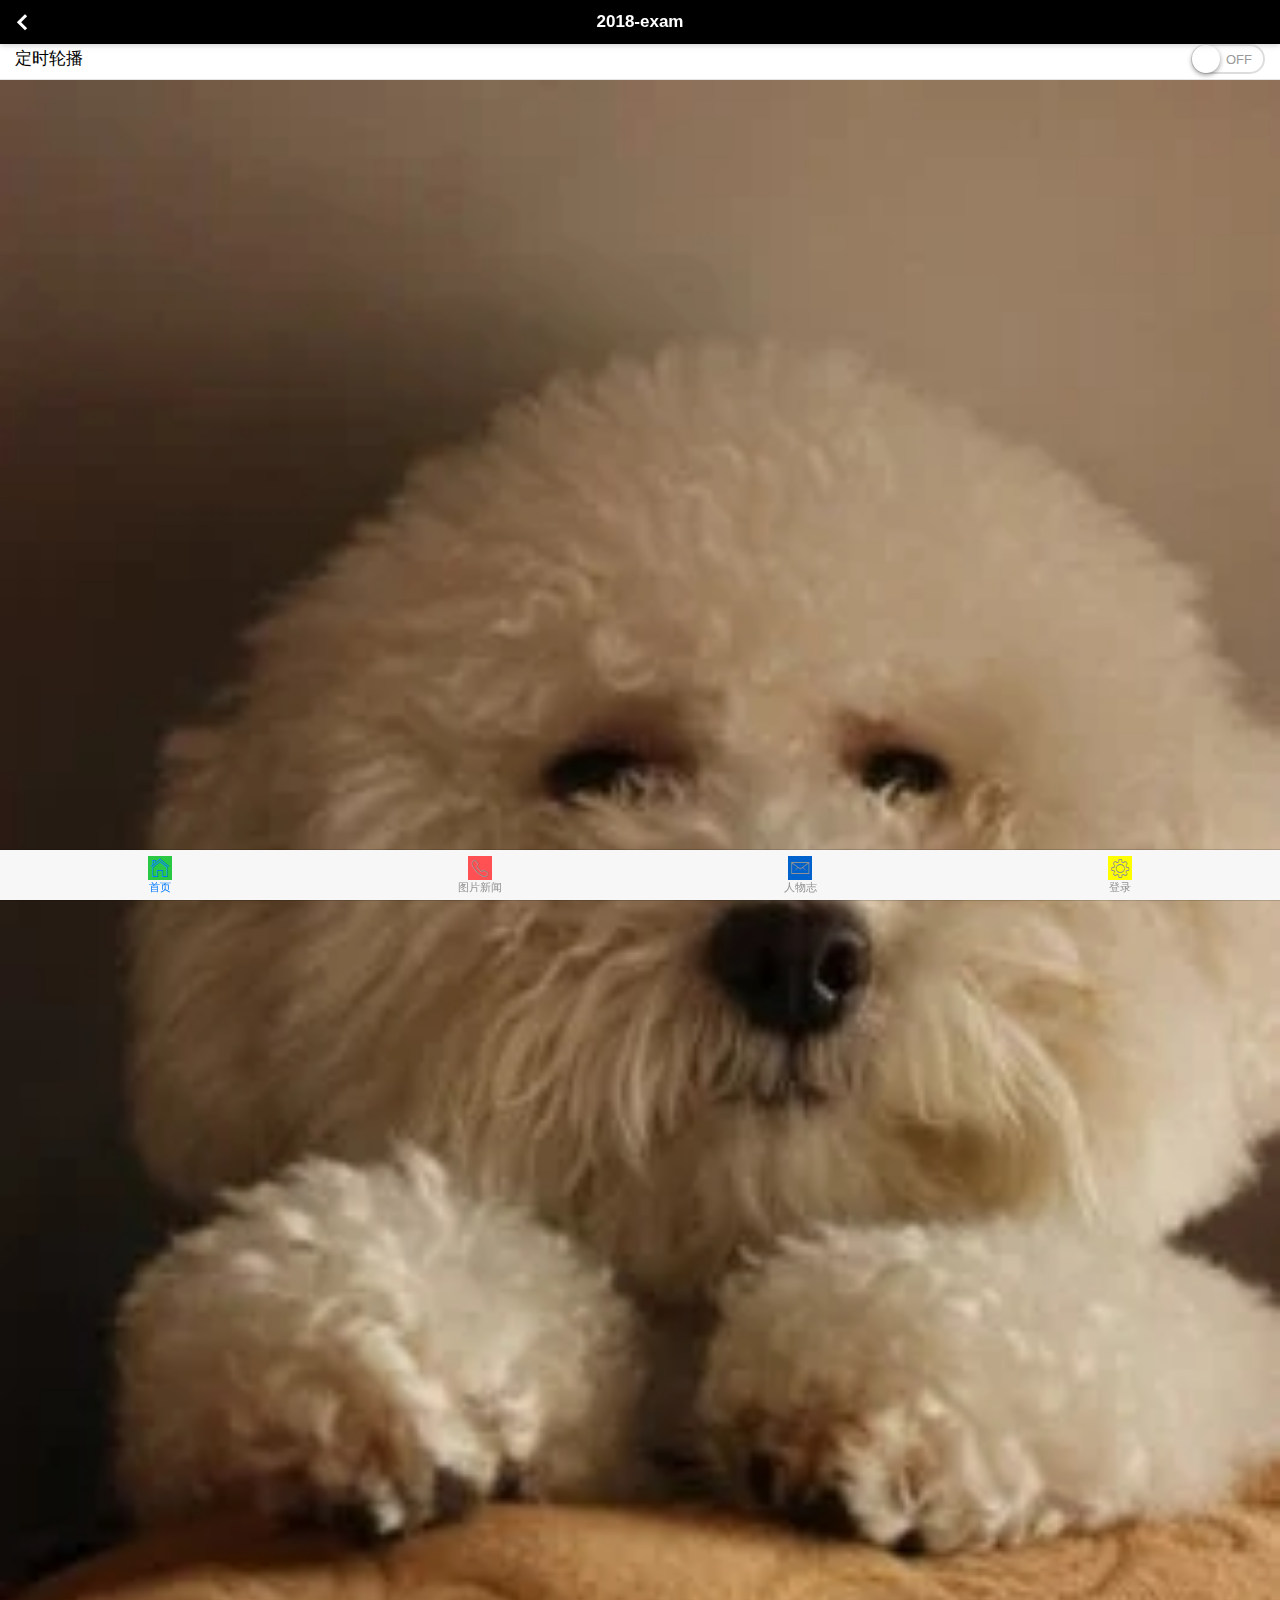
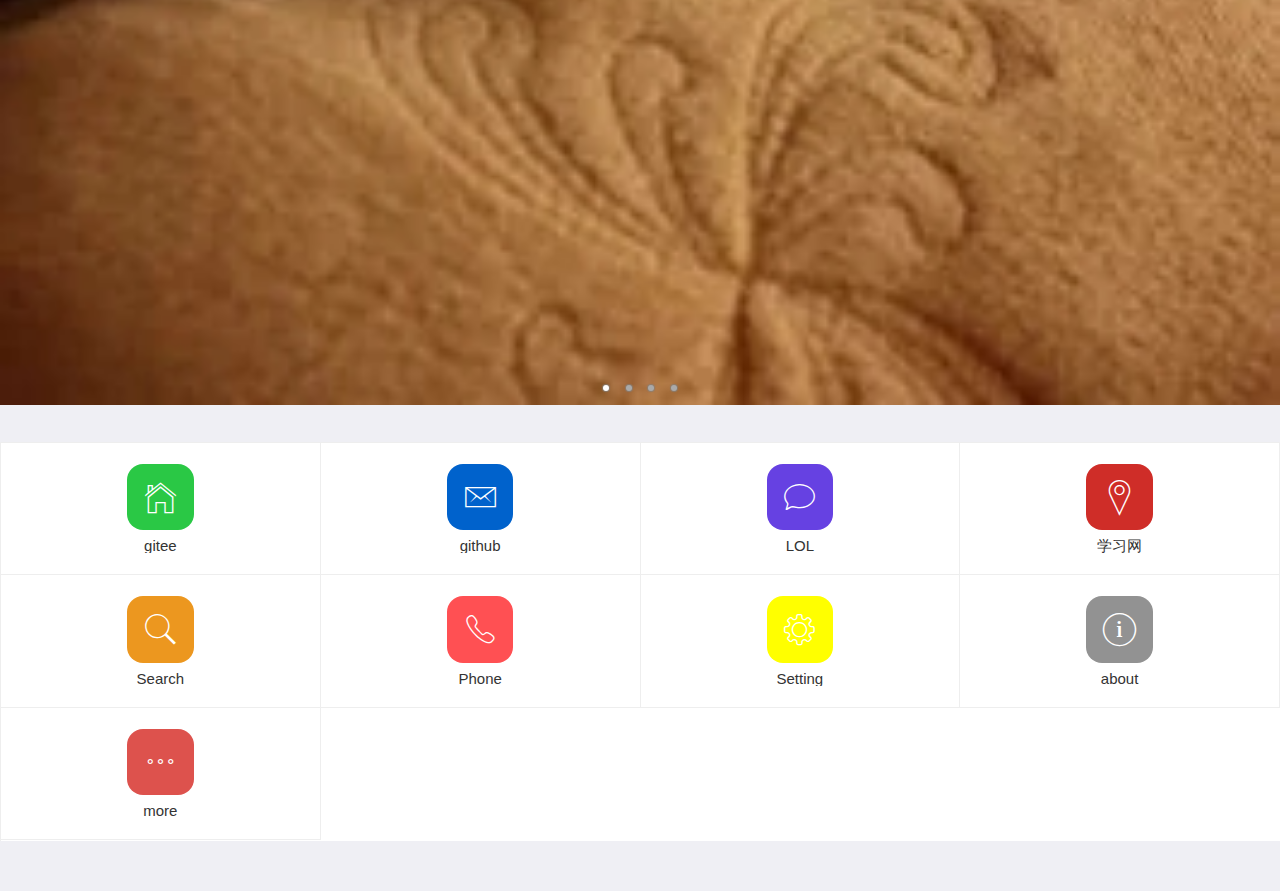
<file: mui/index.html>
<!DOCTYPE html>
<html>

	<head>
		<meta charset="utf-8">
		<title>Hello MUI</title>
		<meta name="viewport" content="width=device-width, initial-scale=1,maximum-scale=1,user-scalable=no">
		<meta name="apple-mobile-web-app-capable" content="yes">
		<meta name="apple-mobile-web-app-status-bar-style" content="black">

		<!--标准mui.css-->
		<link rel="stylesheet" href="css/mui.min.css">
		<link rel="stylesheet" href="css/exam1.css">
		<!--App自定义的css-->
		<!--<link rel="stylesheet" type="text/css" href="../css/app.css"/>-->
	</head>

	<body>
		<header class="mui-bar mui-bar-nav">
			<a class="mui-action-back mui-icon mui-icon-left-nav mui-pull-left"></a>
			<h1 class="mui-title">2018-exam</h1>
		</header>
		<div class="mui-content">
			<ul class="mui-table-view mui-table-view-chevron">
				<li id="switch" class="mui-table-view-cell">
					定时轮播
					<div class="mui-switch">
						<div class="mui-switch-handle"></div>
					</div>
				</li>
			</ul>
		</div>
		<div id="slider" class="mui-slider" >
			<div class="mui-slider-group mui-slider-loop">
				<!-- 额外增加的一个节点(循环轮播：第一个节点是最后一张轮播) -->
				<div class="mui-slider-item mui-slider-item-duplicate">
					<a href="#">
						<img src="images/dog1.jpg">
					</a>
				</div>
				<!-- 第一张 -->
				<div class="mui-slider-item">
					<a href="#">
						<img src="images/dog2.webp.jpg">
					</a>
				</div>
				<!-- 第二张 -->
				<div class="mui-slider-item">
					<a href="#">
						<img src="images/dog3.webp.jpg">
					</a>
				</div>
				<!-- 第三张 -->
				<div class="mui-slider-item">
					<a href="#">
						<img src="images/dog4.webp.jpg">
					</a>
				</div>
				<!-- 第四张 -->
				<div class="mui-slider-item">
					<a href="#">
						<img src="images/dog5.jpg">
					</a>
				</div>
				<!-- 额外增加的一个节点(循环轮播：最后一个节点是第一张轮播) -->
				<div class="mui-slider-item mui-slider-item-duplicate">
					<a href="#">
						<img src="images/dog5.jpg">
					</a>
				</div>
			</div>
			<div class="mui-slider-indicator">
				<div class="mui-indicator mui-active"></div>
				<div class="mui-indicator"></div>
				<div class="mui-indicator"></div>
				<div class="mui-indicator"></div>
			</div>
		</div>
		<nav class="mui-bar mui-bar-tab">
			<a class="mui-tab-item mui-active" href="index.html">
				<span class="mui-icon mui-icon-home"></span>
				<span class="mui-tab-label">首页</span>
			</a>
			<a class="mui-tab-item" href="imageviewer.html">
				<span class="mui-icon mui-icon-phone"></span>
				<span class="mui-tab-label">图片新闻</span>
			</a>
			<a class="mui-tab-item" href="page1.html">
				<span class="mui-icon mui-icon-email"></span>
				<span class="mui-tab-label">人物志</span>
			</a>
			<a class="mui-tab-item" href="login.html">
				<span class="mui-icon mui-icon-gear"></span>
				<span class="mui-tab-label">登录</span>
			</a>
		</nav>
		<div class="mui-content">
		        <ul class="mui-table-view mui-grid-view mui-grid-9">
		            <li class="mui-table-view-cell mui-media mui-col-xs-4 mui-col-sm-3"><a href="https://gitee.com/ChowiLau">
		                    <span class="mui-icon mui-icon-home"></span>
		                    <div class="mui-media-body">gitee</div></a></li>
		            <li class="mui-table-view-cell mui-media mui-col-xs-4 mui-col-sm-3"><a href="https://github.com/ChowiLau">
		                    <span class="mui-icon mui-icon-email"></span></span>
		                    <div class="mui-media-body">github</div></a></li>
		            <li class="mui-table-view-cell mui-media mui-col-xs-4 mui-col-sm-3"><a href="http://lol.qq.com/main.shtml">
		                    <span class="mui-icon mui-icon-chatbubble"></span>
		                    <div class="mui-media-body">LOL</div></a></li>
		            <li class="mui-table-view-cell mui-media mui-col-xs-4 mui-col-sm-3"><a href="http://e.nfu.edu.cn">
		                    <span class="mui-icon mui-icon-location"></span>
		                    <div class="mui-media-body">学习网</div></a></li>
		            <li class="mui-table-view-cell mui-media mui-col-xs-4 mui-col-sm-3"><a href="#">
		                    <span class="mui-icon mui-icon-search"></span>
		                    <div class="mui-media-body">Search</div></a></li>
		            <li class="mui-table-view-cell mui-media mui-col-xs-4 mui-col-sm-3"><a href="#">
		                    <span class="mui-icon mui-icon-phone"></span>
		                    <div class="mui-media-body">Phone</div></a></li>
		            <li class="mui-table-view-cell mui-media mui-col-xs-4 mui-col-sm-3"><a href="#">
		                    <span class="mui-icon mui-icon-gear"></span>
		                    <div class="mui-media-body">Setting</div></a></li>
		            <li class="mui-table-view-cell mui-media mui-col-xs-4 mui-col-sm-3"><a href="#">
		                    <span class="mui-icon mui-icon-info"></span>
		                    <div class="mui-media-body">about</div></a></li>
		           <li class="mui-table-view-cell mui-media mui-col-xs-4 mui-col-sm-3"><a href="#">
		                    <span class="mui-icon mui-icon-more"></span>
		                    <div class="mui-media-body">more</div></a></li>
		        </ul> 
		</div>
		<script src="js/mui.min.js"></script>
		<script type="text/javascript" charset="utf-8">
			mui.init({
				swipeBack:true //启用右滑关闭功能
			});
			var slider = mui("#slider");
			document.getElementById("switch").addEventListener('toggle', function(e) {
				if (e.detail.isActive) {
					slider.slider({
						interval: 5000
					});
				} else {
					slider.slider({
						interval: 0
					});
				}
			});
		</script>
	<script >
	        	mui.init();   	mui('body').on('tap','a',function(){document.location.href=this.href;});
		   </script>
	</body>

</html>
</file>
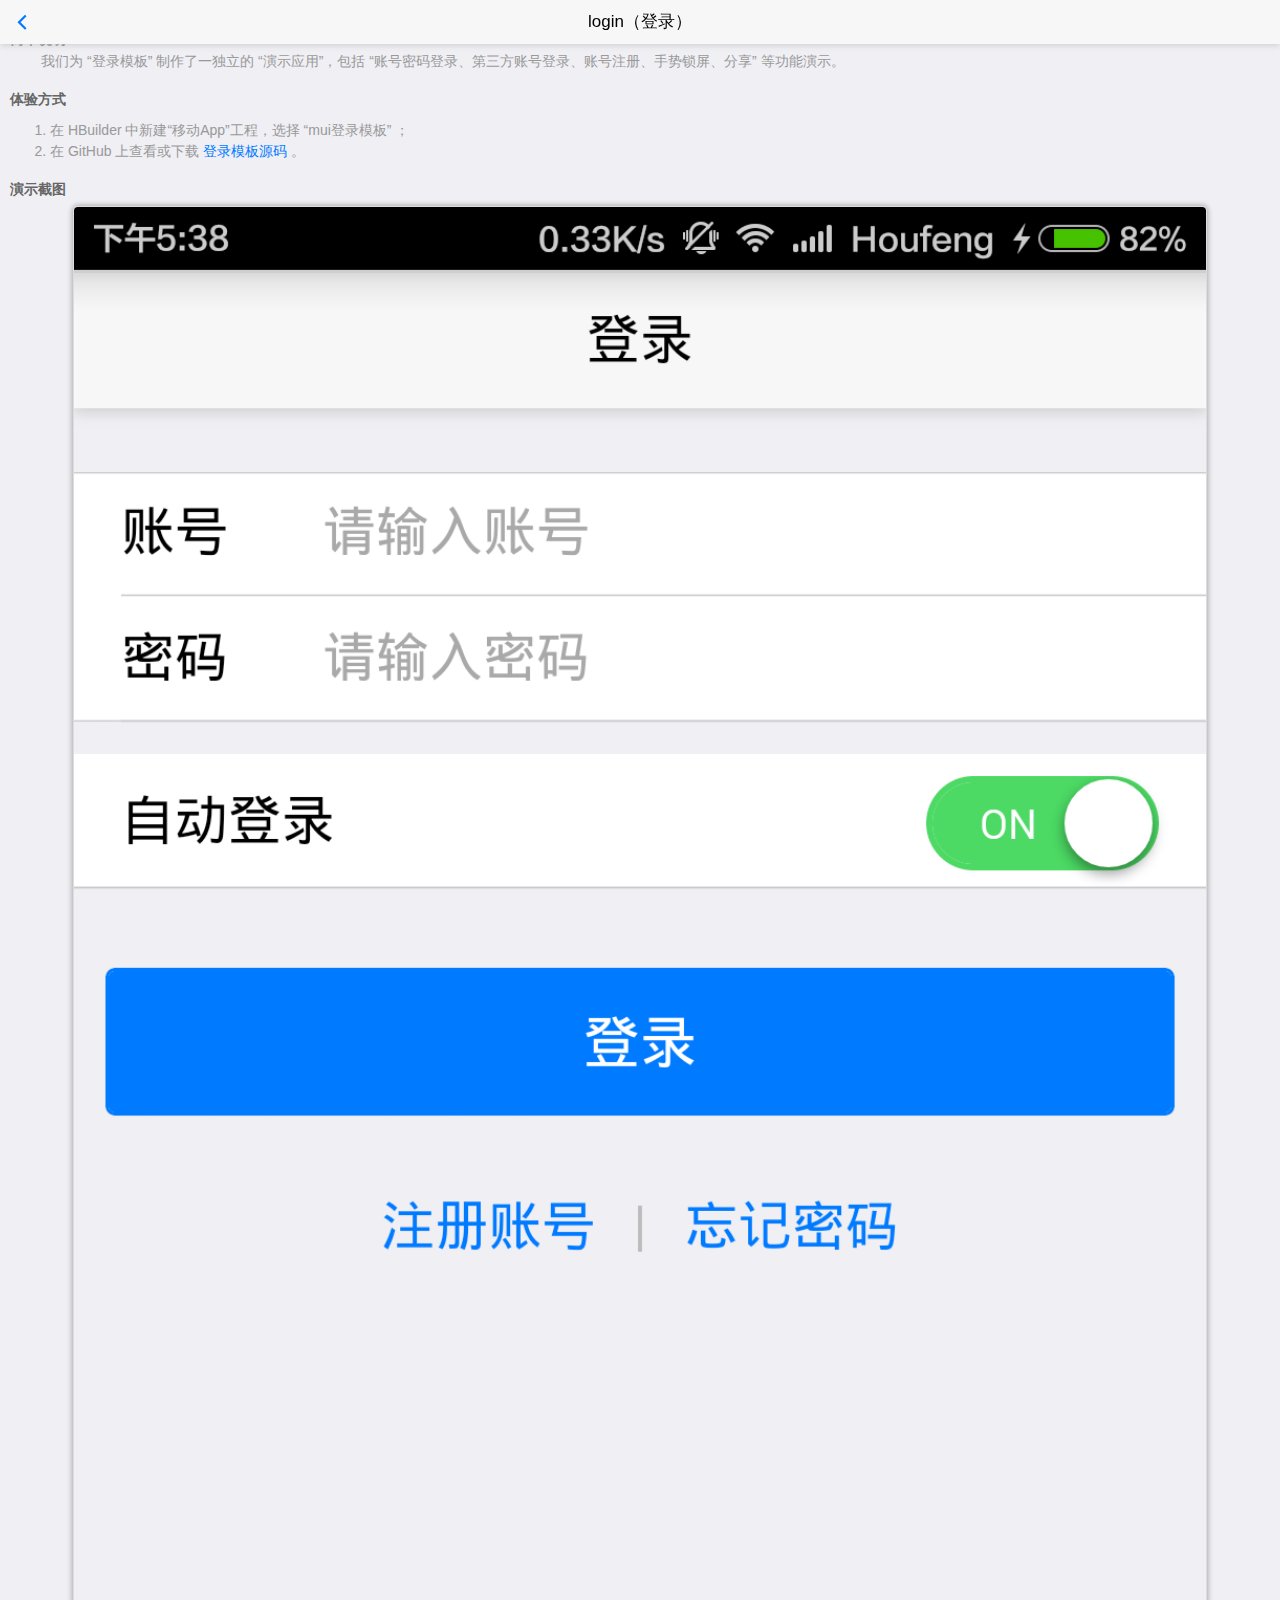
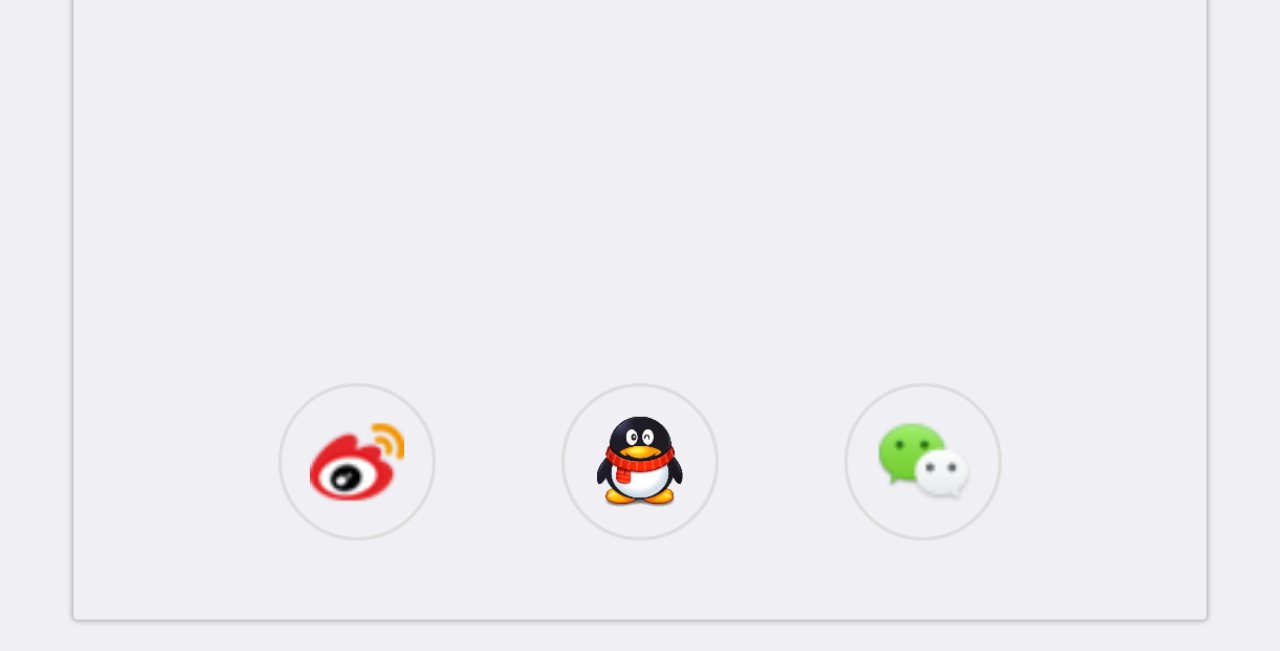
<file: mui/login.html>
<!DOCTYPE html>
<html>

	<head>
		<meta charset="utf-8">
		<meta name="viewport" content="width=device-width,initial-scale=1,minimum-scale=1,maximum-scale=1,user-scalable=no" />
		<title></title>
		<link href="css/mui.min.css" rel="stylesheet" />
		<!--App自定义的css-->
		<link rel="stylesheet" type="text/css" href="css/app.css" />
		<style>
			h5,
			p,
			ol,
			li {
				color: #666;
				font-size: 14px;
			}
			h5 {
				font-weight: bold;
			}
			p,
			ol {
				padding: 5px auto;
				margin-bottom: 20px;
			}
			p,
			li {
				color: #999;
			}
			img {
				width: 90%;
				border: solid 1px #ddd;
				border-radius: 5px;
				box-shadow: 0px 0px 5px 1px #aaa;
				margin: 5px auto;
			}
		</style>
	</head>

	<body>
		<header class="mui-bar mui-bar-nav">
			<a class="mui-action-back mui-icon mui-icon-left-nav mui-pull-left"></a>
			<h1 class="mui-title">login（登录）</h1>
		</header>
		<div class="mui-content">
			<div class="mui-content-padded">
				<h5>简单说明</h5>
				<p>
					&nbsp;&nbsp;&nbsp;&nbsp;&nbsp;&nbsp;&nbsp;&nbsp;我们为 “登录模板” 制作了一独立的 “演示应用”，包括 “账号密码登录、第三方账号登录、账号注册、手势锁屏、分享” 等功能演示。
				</p>
				<h5>体验方式</h5>
				<ol>
					<li>在 HBuilder 中新建“移动App”工程，选择 “mui登录模板” ；</li>
					<li>在 GitHub 上查看或下载 <a _src='https://github.com/dcloudio/mui/tree/master/examples/login'>登录模板源码</a> 。
					</li>
				</ol>
				<h5>演示截图</h5>
				<p style="text-align: center;">
					<img src="images/login-1.png" />
				</p>
			</div>
		</div>
		<script src="js/mui.min.js"></script>
		<script type="text/javascript" charset="utf-8">
			(function(mui, window, document, undefined) {
				mui.init();
				var qsa = function() {
					return [].slice.call(document.querySelectorAll.apply(document, arguments));
				};
				qsa("[_src]").forEach(function(item) {
					item.addEventListener('tap', function() {
						var url = this.getAttribute('_src');
						if (url) {
							plus.runtime.openURL(url);
						};
					}, false);
				});
			})(mui, window, document, undefined);
		</script>
	</body>

</html>
</file>
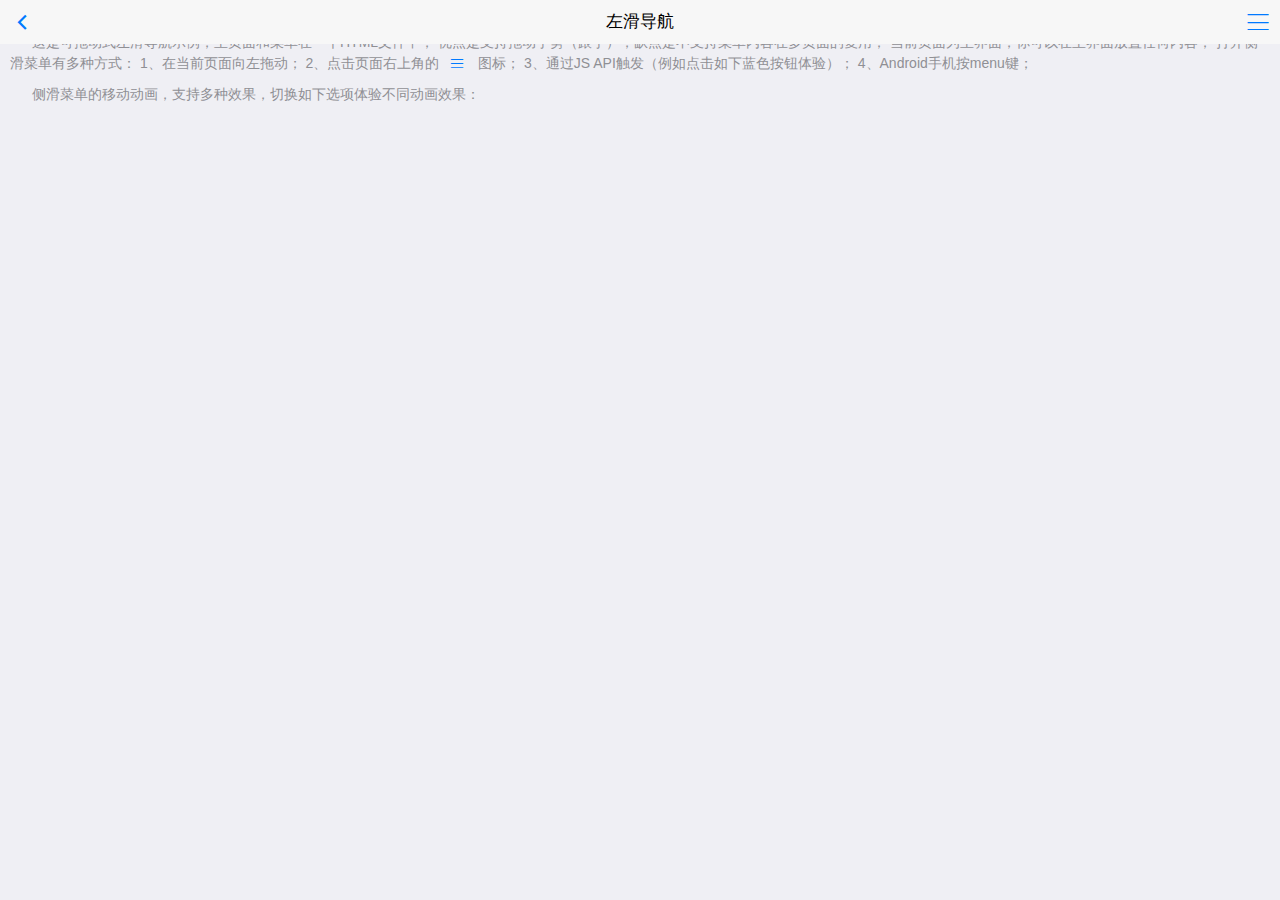
<file: mui/offcanvas-drag-left.html>
<!DOCTYPE html>
<html>

	<head>
		<meta charset="utf-8">
		<title>Hello MUI</title>
		<meta name="viewport" content="width=device-width, initial-scale=1,maximum-scale=1,user-scalable=no">
		<meta name="apple-mobile-web-app-capable" content="yes">
		<meta name="apple-mobile-web-app-status-bar-style" content="black">

		<link rel="stylesheet" href="css/mui.min.css">
		<style>
			html,
			body {
				background-color: #efeff4;
			}
			p {
				text-indent: 22px;
			}
			span.mui-icon {
				font-size: 14px;
				color: #007aff;
				margin-left: -15px;
				padding-right: 10px;
			}
			.mui-off-canvas-right {
				color: #fff;
			}
			.title {
				margin: 35px 15px 10px;
			}
			.title+.content {
				margin: 10px 15px 35px;
				color: #bbb;
				text-indent: 1em;
				font-size: 14px;
				line-height: 24px;
			}
			input {
				color: #000;
			}
		</style>
	</head>

	<body>
		<!--侧滑菜单容器-->
		<div id="offCanvasWrapper" class="mui-off-canvas-wrap mui-draggable">
			<!--菜单部分-->
			<aside id="offCanvasSide" class="mui-off-canvas-right">
				<div id="offCanvasSideScroll" class="mui-scroll-wrapper">
					<div class="mui-scroll">
						<div class="title">侧滑导航</div>
						<div class="content">
							这是可拖动式侧滑菜单示例，你可以在这里放置任何内容；关闭侧滑菜单有多种方式： 1.在手机屏幕任意位置向右拖动(drag)；2.点击本侧滑菜单页之外的任意位置; 3.点击如下红色按钮
							<span class="android-only">；4.Android手机按back键；5.Android手机按menu键
							</span>。
							

						</div>
						<div class="title" style="margin-bottom: 25px;">侧滑列表示例</div>
						<ul class="mui-table-view mui-table-view-chevron mui-table-view-inverted">
							<li class="mui-table-view-cell">
								<a class="mui-navigate-right">
									广州非遗
								</a>
							</li>
							<li class="mui-table-view-cell">
								<a class="mui-navigate-right">
									深圳非遗
								</a>
							</li>
							<li class="mui-table-view-cell">
								<a class="mui-navigate-right">
									东莞非遗
								</a>
							</li>
							<li class="mui-table-view-cell">
								<a class="mui-navigate-right">
									Item 4
								</a>
							</li>
							<li class="mui-table-view-cell">
								<a class="mui-navigate-right">
									Item 5
								</a>
							</li>
							<li class="mui-table-view-cell">
								<a class="mui-navigate-right">
								Item 6
							</a>
							</li>

						</ul>
					</div>
				</div>
			</aside>
			<div class="mui-inner-wrap">
				<header class="mui-bar mui-bar-nav">
					<a class="mui-action-back mui-icon mui-icon-back mui-pull-left"></a>
					<a id="offCanvasBtn" href="#offCanvasSide" class="mui-icon mui-action-menu mui-icon-bars mui-pull-right"></a>
					<h1 class="mui-title">左滑导航</h1>
				</header>
				<div id="offCanvasContentScroll" class="mui-content mui-scroll-wrapper">
					<div class="mui-scroll">
						<div class="mui-content-padded">
							<p>这是可拖动式左滑导航示例，主页面和菜单在一个HTML文件中， 优点是支持拖动手势（跟手），缺点是不支持菜单内容在多页面的复用； 当前页面为主界面，你可以在主界面放置任何内容； 打开侧滑菜单有多种方式： 1、在当前页面向左拖动； 2、点击页面右上角的
								<span class="mui-icon mui-icon-bars"></span> 图标； 3、通过JS API触发（例如点击如下蓝色按钮体验）；
								<span class="android-only">4、Android手机按menu键；</span>
							</p>
							<p>侧滑菜单的移动动画，支持多种效果，切换如下选项体验不同动画效果：</p>

						</div>

						

					</div>
				</div>
				<!-- off-canvas backdrop -->
				<div class="mui-off-canvas-backdrop"></div>
			</div>
		</div>
		<script src="js/mui.min.js"></script>
		<script>
			mui.init({
				swipeBack: false,
			});
			 //侧滑容器父节点
			var offCanvasWrapper = mui('#offCanvasWrapper');
			 //主界面容器
			var offCanvasInner = offCanvasWrapper[0].querySelector('.mui-inner-wrap');
			 //菜单容器
			var offCanvasSide = document.getElementById("offCanvasSide");
			 //Android暂不支持整体移动动画
			if (!mui.os.android) {
				document.getElementById("move-togger").classList.remove('mui-hidden');
				var spans = document.querySelectorAll('.android-only');
				for (var i = 0, len = spans.length; i < len; i++) {
					spans[i].style.display = "none";
				}
			}
			 //移动效果是否为整体移动
			var moveTogether = false;
			 //侧滑容器的class列表，增加.mui-slide-in即可实现菜单移动、主界面不动的效果；
			var classList = offCanvasWrapper[0].classList;
			 //变换侧滑动画移动效果；
			mui('.mui-input-group').on('change', 'input', function() {
				if (this.checked) {
					offCanvasSide.classList.remove('mui-transitioning');
					offCanvasSide.setAttribute('style', '');
					classList.remove('mui-slide-in');
					classList.remove('mui-scalable');
					switch (this.value) {
						case 'main-move':
							if (moveTogether) {
								//仅主内容滑动时，侧滑菜单在off-canvas-wrap内，和主界面并列
								offCanvasWrapper[0].insertBefore(offCanvasSide, offCanvasWrapper[0].firstElementChild);
								moveTogether = false;
							}
							break;
						case 'main-move-scalable':
							if (moveTogether) {
								//仅主内容滑动时，侧滑菜单在off-canvas-wrap内，和主界面并列
								offCanvasWrapper[0].insertBefore(offCanvasSide, offCanvasWrapper[0].firstElementChild);
							}
							classList.add('mui-scalable');
							break;
						case 'menu-move':
							classList.add('mui-slide-in');
							break;
						case 'all-move':
							moveTogether = true;
							//整体滑动时，侧滑菜单在inner-wrap内
							offCanvasInner.insertBefore(offCanvasSide, offCanvasInner.firstElementChild);
							break;
					}
					offCanvasWrapper.offCanvas().refresh();
				}
			});
			document.getElementById('offCanvasShow').addEventListener('tap', function() {
				offCanvasWrapper.offCanvas('show');
			});
			document.getElementById('offCanvasHide').addEventListener('tap', function() {
				offCanvasWrapper.offCanvas('close');
			});
			 //主界面和侧滑菜单界面均支持区域滚动；
			mui('#offCanvasSideScroll').scroll();
			mui('#offCanvasContentScroll').scroll();
			 //实现ios平台的侧滑关闭页面；
			if (mui.os.plus && mui.os.ios) {
				offCanvasWrapper[0].addEventListener('shown', function(e) { //菜单显示完成事件
					plus.webview.currentWebview().setStyle({
						'popGesture': 'none'
					});
				});
				offCanvasWrapper[0].addEventListener('hidden', function(e) { //菜单关闭完成事件
					plus.webview.currentWebview().setStyle({
						'popGesture': 'close'
					});
				});
			}
		</script>
	</body>

</html>
</file>
<file: mui/css/exam1.css>
.mui-bar-nav{
	background-color: #000000;
}
.mui-bar-nav .mui-title,.mui-bar-nav a{
	color: #FFFFFF;
	font-weight: 600;
}
.mui-grid-view.mui-grid-9{background: #FFFFFF;}
.mui-table-view.mui-grid-view .mui-table-view-cell span{
	font-size: 2em;
	padding: 0.8rem;
	color: #FFFFFF;
	text-align: center;
	border-radius: 1rem;
	background-image: none;
}
.mui-icon.mui-icon-home{
	background-color: #2AC845;
}
.mui-icon-email{
	background-color: #0062CC;
}
.mui-icon-chatbubble{
	background-color: #6641E2;
}
.mui-icon-location{
	background-color: #CF2D28;
}
.mui-icon-search{
	background-color: #EC971F;
}
.mui-icon-phone{
	background-color: #FF5053;
}
.mui-icon-gear{
	background-color: #FFFF00;
}
.mui-icon-info{
	background-color: #929292;
}
.mui-icon-more{
	background-color: #DD524D;
}
</file>
<file: mui/css/app.css>
/*
 *这是单独为hello mui准备的个性化css，可以覆盖标准mui的css定义；
 * 在实际项目开发时，建议为App单独写一个css文件，从而实现项目的自定义皮肤功能；
 * 
 * */
.mui-plus header.mui-bar{
	display: none;
}
.mui-plus .mui-bar-nav~.mui-content{
	padding: 0;
}

/*hm开头的表示仅为 Hello MUI示例定义*/
.hm-description{
	margin: .5em 0;
}

.hm-description>li {
	font-size: 14px;
	color: #8f8f94;
}
</file>
